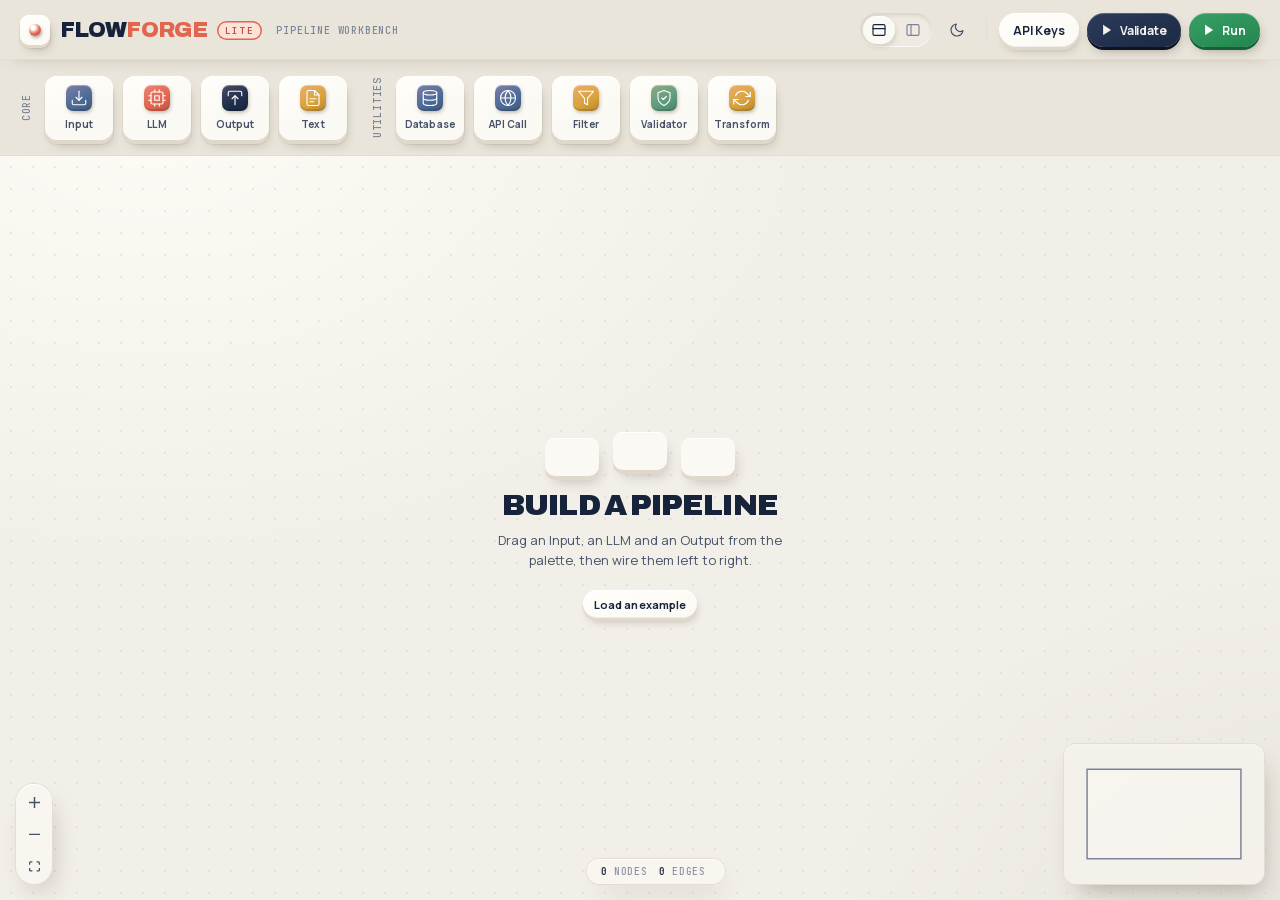
<file: web/index.html>
<!DOCTYPE html>
<html lang="en">
  <head>
    <meta charset="utf-8" />
    <meta name="viewport" content="width=device-width, initial-scale=1" />
    <title>FlowForge Lite</title>
    <meta name="description" content="FlowForge Lite: a lightweight, no-npm canvas for designing and running LLM pipelines" />
    <link rel="icon" type="image/svg+xml" href="favicon.svg" />
    <link rel="stylesheet" href="css/fonts.css" />
    <link rel="stylesheet" href="css/tokens.css" />
    <link rel="stylesheet" href="css/base.css" />
    <link rel="stylesheet" href="css/app.css" />
    <script>
      (function () {
        try {
          var t = new URLSearchParams(location.search).get("theme");
          if (t !== "light" && t !== "dark") { try { t = localStorage.getItem("ff-theme"); } catch (e) { t = null; } }
          if (t !== "light" && t !== "dark") t = matchMedia("(prefers-color-scheme: dark)").matches ? "dark" : "light";
          document.documentElement.dataset.theme = t;
        } catch (e) {}
      })();
    </script>
  </head>
  <body>
    <noscript>FlowForge Lite needs JavaScript. Serve this folder over HTTP (python3 -m http.server -d web) and reload.</noscript>
    <div id="app"></div>
    <script type="module" src="js/main.js"></script>
  </body>
</html>
</file>
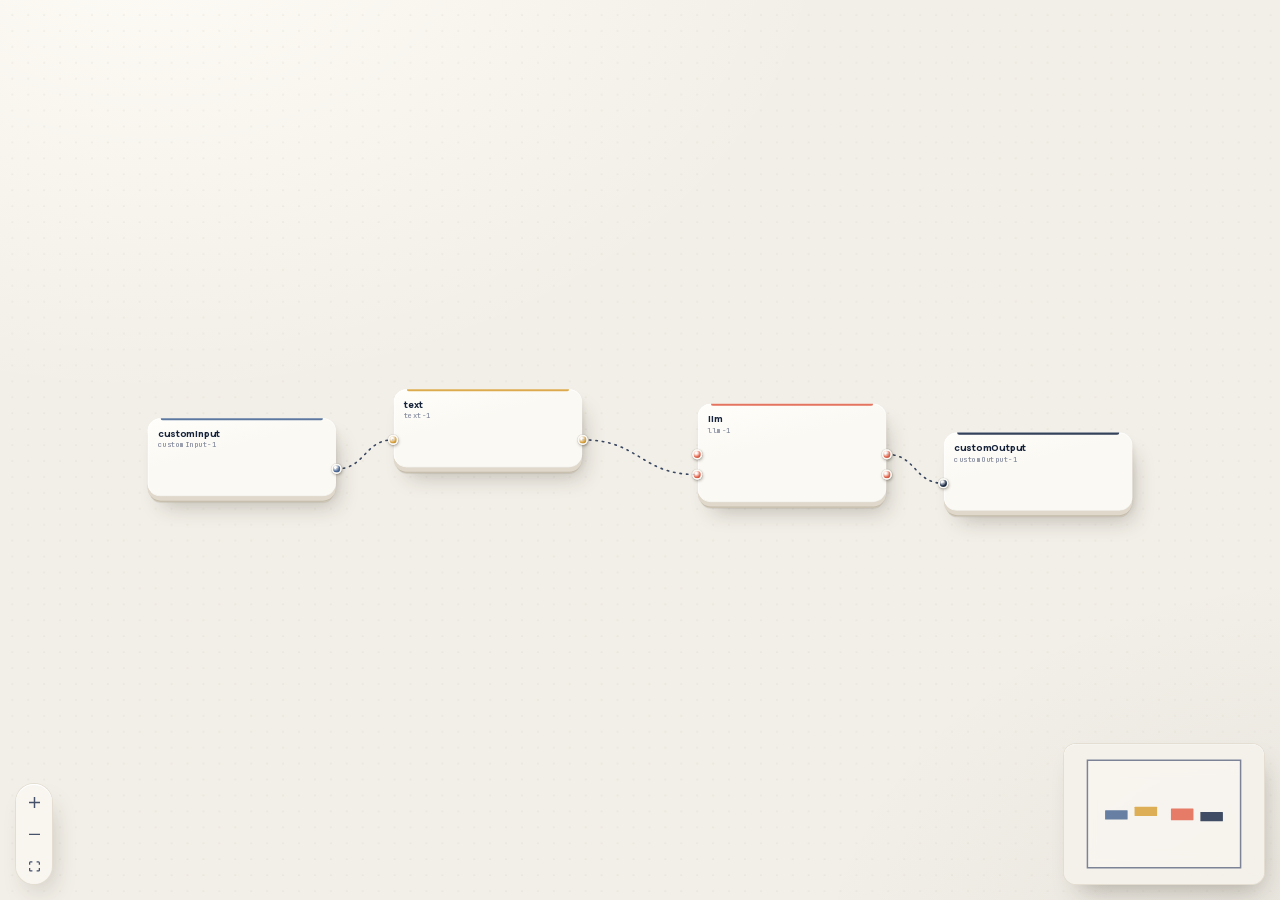
<file: web/dev/canvas-harness.html>
<!doctype html>
<!--
  canvas-harness.html — standalone test page for js/services/canvas.js.
  Why: lets the engine be exercised with STUB cards, before the real node bodies exist.
  Uses the real store + css. `?selftest=1` scripts pointer events and prints PASS/FAIL
  into document.title (read with headless Chrome --dump-dom).
-->
<html lang="en">
<head>
<meta charset="utf-8">
<title>canvas harness</title>
<meta name="viewport" content="width=device-width, initial-scale=1">
<link rel="stylesheet" href="../css/fonts.css">
<link rel="stylesheet" href="../css/tokens.css">
<link rel="stylesheet" href="../css/base.css">
<link rel="stylesheet" href="../css/app.css">
<style>html, body { height: 100%; margin: 0; } #app { position: fixed; inset: 0; }</style>
</head>
<body>
<div id="app"></div>
<script type="module">
const SELFTEST = new URLSearchParams(location.search).has('selftest');
if (SELFTEST) {
  // headless virtual-time Chrome stops delivering rAF once the page is idle; shim for deterministic tests
  window.requestAnimationFrame = (cb) => setTimeout(() => cb(performance.now()), 8);
  window.cancelAnimationFrame = (id) => clearTimeout(id);
}
import { createFlowStore } from '../js/services/store.js';
import { createCanvas } from '../js/services/canvas.js';
import { categoryForNodeType } from '../js/nodes/categories.js';
import { MiniMap } from '../js/components/MiniMap.js';
import { ZoomControls } from '../js/components/ZoomControls.js';

// Stub ports per node type: [inputs, outputs] handle suffixes.
const PORTS = {
  customInput: [[], ['value']], text: [['topic'], ['output']], llm: [['system', 'prompt'], ['response', 'usage']],
  customOutput: [['value'], []],
};
const ROW = 28, HEAD = 56;

function renderNode(node) {
  const [ins, outs] = PORTS[node.type] || [['in'], ['out']];
  const rows = Math.max(ins.length, outs.length, 1);
  const el = document.createElement('div');
  el.className = 'ff-node';
  el.dataset.cat = categoryForNodeType(node.type);
  el.style.width = '260px';
  el.style.height = `${HEAD + rows * ROW + 24}px`;
  el.innerHTML = `<div class="ff-node__head"><div class="ff-node__titles"><div class="ff-node__title"></div><div class="ff-node__id"></div></div></div>`;
  el.querySelector('.ff-node__title').textContent = node.type;
  el.querySelector('.ff-node__id').textContent = node.id;
  const port = (dir, name, i) => {
    const b = document.createElement('button');
    b.className = `ff-port ff-port--${dir}`;
    b.dataset.handle = `${node.id}-${name}`;
    b.dataset.node = node.id;
    b.setAttribute('aria-label', `${name} ${dir === 'in' ? 'input' : 'output'}`);
    b.style.top = `${HEAD + i * ROW + ROW / 2}px`;
    el.append(b);
  };
  ins.forEach((n, i) => port('in', n, i));
  outs.forEach((n, i) => port('out', n, i));
  const badge = el.querySelector('.ff-node__id');
  return { el, setRun: (r) => { badge.textContent = `${node.id} · ${r.status}`; } };
}

const store = createFlowStore();
store.loadExample();
const root = document.getElementById('app');
const canvas = createCanvas(root, { store, renderNode, snap: 20 });
window.__errs = []; addEventListener('error', e => window.__errs.push(e.message)); addEventListener('unhandledrejection', e => window.__errs.push(String(e.reason)));
window.__ff = { store, canvas, root };

function panel(cls, child) {
  const p = document.createElement('div');
  p.className = `ff-panel ${cls}`;
  p.append(child);
  root.append(p);
}
panel('ff-panel--br', MiniMap({ canvas, store }));
panel('ff-panel--bl', ZoomControls({ canvas }));
canvas.fitView({ padding: 0.3 });

if (SELFTEST) {
  // headless Chrome only produces frames on visual damage; a ticking dot keeps rAF alive
  document.head.insertAdjacentHTML('beforeend', '<style>@keyframes tick{to{opacity:.3}}#tick{position:fixed;top:0;left:0;width:4px;height:4px;background:red;animation:tick .05s infinite alternate;z-index:99}</style>');
  document.body.insertAdjacentHTML('beforeend', '<div id=tick></div>');
  const { runSelfTest } = await import('./canvas-selftest.js');
  runSelfTest(window.__ff);
}
</script>
</body>
</html>
</file>
<file: web/css/fonts.css>
/* Self-hosted (SIL OFL): Archivo, Manrope, JetBrains Mono — latin subset, variable weight. */
@font-face {
  font-family: 'Archivo';
  font-style: normal;
  font-weight: 700 900;
  font-stretch: 100%;
  font-display: swap;
  src: url(../fonts/Archivo.woff2) format('woff2');
  unicode-range: U+0000-00FF, U+0131, U+0152-0153, U+02BB-02BC, U+02C6, U+02DA, U+02DC, U+0304, U+0308, U+0329, U+2000-206F, U+20AC, U+2122, U+2191, U+2193, U+2212, U+2215, U+FEFF, U+FFFD;
}
@font-face {
  font-family: 'JetBrains Mono';
  font-style: normal;
  font-weight: 400 600;
  font-display: swap;
  src: url(../fonts/JetBrainsMono.woff2) format('woff2');
  unicode-range: U+0000-00FF, U+0131, U+0152-0153, U+02BB-02BC, U+02C6, U+02DA, U+02DC, U+0304, U+0308, U+0329, U+2000-206F, U+20AC, U+2122, U+2191, U+2193, U+2212, U+2215, U+FEFF, U+FFFD;
}
@font-face {
  font-family: 'Manrope';
  font-style: normal;
  font-weight: 400 800;
  font-display: swap;
  src: url(../fonts/Manrope.woff2) format('woff2');
  unicode-range: U+0000-00FF, U+0131, U+0152-0153, U+02BB-02BC, U+02C6, U+02DA, U+02DC, U+0304, U+0308, U+0329, U+2000-206F, U+20AC, U+2122, U+2191, U+2193, U+2212, U+2215, U+FEFF, U+FFFD;
}
</file>
<file: web/css/tokens.css>
/* tokens.css — FlowForge Lite "Clay Workbench" design tokens. The single source of truth.
   Tokens on :root (light), redefined for dark. Components never hardcode colour.
   Light source: top-left. Every shadow falls down and to the right. See docs/design.md. */


:root {
  /* ── Type ───────────────────────────────────────────── */
  --font-display: 'Archivo', 'Inter Tight', system-ui, sans-serif;
  --font-ui: 'Manrope', 'Inter', system-ui, sans-serif;
  --font-mono: 'JetBrains Mono', ui-monospace, Menlo, monospace;
  --fs-2xs: 10px;  /* mono labels, ids */
  --fs-xs: 11px;   /* field text, pills */
  --fs-sm: 12px;   /* buttons, body */
  --fs-md: 13px;   /* node titles */
  --fs-lg: 15px;   /* sheet titles */
  --fs-xl: 22px;   /* brand */
  --fs-num: 34px;  /* metric numerals */
  --track-mono: 0.08em;

  /* ── Space / radius / motion ───────────────────────── */
  --sp-1: 4px; --sp-2: 8px; --sp-3: 12px; --sp-4: 16px; --sp-5: 20px; --sp-6: 24px;
  --r-sm: 8px; --r-md: 12px; --r-lg: 18px; --r-pill: 999px;
  --slab: 6px;                      /* visible thickness of a card */
  --ease: cubic-bezier(.2, .8, .2, 1);
  --t-fast: 140ms; --t-med: 260ms;

  /* ── Surfaces (light: warm paper studio) ───────────── */
  --ground: #F2EFE8;
  --ground-2: #EAE5DA;              /* bands: header, toolbar */
  --light-pool: rgba(255, 253, 247, 0.9); /* lamp glow on the canvas, top-left */
  --grid-dot: #D6CFC1;
  --face: #FBF9F4;                  /* top face of a slab */
  --face-hi: #FFFEFA;               /* lit corner of the face */
  --face-2: #F4F0E7;                /* recessed header strip */
  --edge: #E0D9CB;                  /* slab side */
  --edge-2: #CFC6B5;                /* sheet stacked beneath */
  --well: #EFEBE2;                  /* pressed-in input */
  --rule: #E4DED2;
  --rim: rgba(255, 255, 255, 0.95); /* top-edge highlight */
  --shade-rgb: 52, 44, 30;          /* warm shadow */
  --glass: rgba(251, 249, 244, 0.72);

  /* ── Ink ───────────────────────────────────────────── */
  --ink: #16233A;                   /* navy, from the reference */
  --ink-2: #46516A;
  --ink-3: #7C8397;                 /* meta only, ≥4.5:1 on face */
  --on-ink: #FBF9F4;

  /* ── Accent: coral is the one hot mark (Run, LLM, focus) ── */
  --accent: #E2654F;
  --accent-deep: #C24E3A;
  --accent-soft: #FBE3DC;
  --on-accent: #FFFDF9;
  --focus: #E2654F;

  /* ── Go: green is reserved for Run ── */
  --go: #23854F; --go-hi: #37A065; --go-deep: #17613A; --on-go: #FFFFFF;

  /* ── Category hues (functionally coded — one per node family) ── */
  --cat-source: #4C6A96;   /* Input, Database, API — where data comes from */
  --cat-model: #E2654F;    /* LLM — the hub */
  --cat-shape: #D9A23B;    /* Text, Transform, Filter — reshaping */
  --cat-check: #5E9C7E;    /* Validator — gates */
  --cat-sink: #1F2E4A;     /* Output — where it lands */

  /* ── Status pills (always with a text label) ───────── */
  --st-ready-bg: #ECE8DF;  --st-ready-fg: #6B7286;
  --st-work-bg: #DCEFE4;   --st-work-fg: #2E6B4E;
  --st-done-bg: #D3E9DC;   --st-done-fg: #245A40;
  --st-wait-bg: #FBE1D9;   --st-wait-fg: #A6402D;
  --st-warn-bg: #FBEFC9;   --st-warn-fg: #8A6410;

  /* ── Edges ─────────────────────────────────────────── */
  --wire: #3A4760;
  --wire-hover: var(--accent);
  --wire-live: var(--cat-check);

  --cat: var(--cat-source);
  color-scheme: light;
}

/* ── Dark: night studio. Same lamp, lower light. ────── */
:root[data-theme="dark"] {
  --ground: #11151D;
  --ground-2: #161B25;
  --light-pool: rgba(120, 140, 180, 0.10);
  --grid-dot: #262D3A;
  --face: #222A37;
  --face-hi: #2A3342;
  --face-2: #1C2330;
  --edge: #141922;
  --edge-2: #0C1017;
  --well: #181E29;
  --rule: #303949;
  --rim: rgba(255, 255, 255, 0.07);
  --shade-rgb: 0, 0, 0;
  --glass: rgba(30, 37, 49, 0.72);

  --ink: #ECE8DF;
  --ink-2: #B7BBC6;
  --ink-3: #8A90A0;
  --on-ink: #11151D;

  --accent: #F07A63;
  --accent-deep: #E2654F;
  --accent-soft: #3A2622;
  --on-accent: #1A0F0C;
  --focus: #F07A63;
  --go: #4FBF84; --go-hi: #6FD39C; --go-deep: #2C7F55; --on-go: #0E1A13;

  --cat-source: #7E9CCB;
  --cat-model: #F07A63;
  --cat-shape: #E6B65A;
  --cat-check: #7DBB9C;
  --cat-sink: #C9D3E6;

  --st-ready-bg: #2A3140;  --st-ready-fg: #A3A9B7;
  --st-work-bg: #1F3A2E;   --st-work-fg: #8FD3B0;
  --st-done-bg: #1D3529;   --st-done-fg: #9BD9B8;
  --st-wait-bg: #43251F;   --st-wait-fg: #F4A797;
  --st-warn-bg: #3D3219;   --st-warn-fg: #EBC56E;

  --wire: #8E9AB3;

  --cat: var(--cat-source);
  color-scheme: dark;
}
</file>
<file: web/css/base.css>
/* base.css — reset + element defaults. Consumes only tokens. */
/* ════════════════════════════════════════════════════════
   Base
   ════════════════════════════════════════════════════════ */
html, body, #root { height: 100%; }
body {
  margin: 0;
  background: var(--ground);
  color: var(--ink);
  font-family: var(--font-ui);
  font-size: var(--fs-sm);
  -webkit-font-smoothing: antialiased;
  -moz-osx-font-smoothing: grayscale;
  overflow-x: clip;
}
*, *::before, *::after { box-sizing: border-box; }
:focus-visible { outline: 2px solid var(--focus); outline-offset: 2px; }
.mono { font-family: var(--font-mono); letter-spacing: var(--track-mono); }
.ff-eyebrow {
  font-family: var(--font-mono); font-size: var(--fs-2xs); font-weight: 500;
  letter-spacing: var(--track-mono); text-transform: uppercase; color: var(--ink-3);
}
</file>
<file: web/css/app.css>
/* app.css — layout + component styles (Clay Workbench). Consumes only tokens. See docs/design.md. */
/* ════════════════════════════════════════════════════════
   App shell
   ════════════════════════════════════════════════════════ */
.ff-app { height: 100vh; display: flex; flex-direction: column; overflow: hidden; background: var(--ground); }
.ff-header {
  position: relative; z-index: 20; height: 60px; flex-shrink: 0;
  display: flex; align-items: center; justify-content: space-between; gap: var(--sp-4);
  padding: 0 var(--sp-5);
  background: var(--ground-2);
  box-shadow: inset 0 -1px 0 var(--rule), 0 8px 18px -14px rgba(var(--shade-rgb), .35);
}
.ff-brand { display: flex; align-items: center; gap: 10px; }
.ff-brand__mark {
  width: 30px; height: 30px; border-radius: 9px; position: relative;
  background: linear-gradient(150deg, var(--face-hi), var(--face));
  box-shadow: inset 0 1px 0 var(--rim), 0 3px 0 var(--edge), 0 3px 0 1px rgba(var(--shade-rgb), .06),
              3px 7px 10px -4px rgba(var(--shade-rgb), .35);
}
.ff-brand__mark::after { /* the hub bead */
  content: ""; position: absolute; inset: 9px; border-radius: 50%;
  background: radial-gradient(circle at 35% 30%, #fff8 0 18%, var(--accent) 55%, var(--accent-deep));
  box-shadow: 1px 2px 3px rgba(var(--shade-rgb), .35);
}
.ff-brand__name {
  font-family: var(--font-display); font-weight: 900; font-size: var(--fs-xl);
  letter-spacing: -0.03em; line-height: 1; text-transform: uppercase; color: var(--ink);
}
.ff-brand__name em { font-style: normal; color: var(--accent); }
.ff-brand__tag { margin-left: 4px; }
.ff-header__actions { display: flex; align-items: center; gap: var(--sp-2); }
.ff-header__sep { width: 1px; height: 24px; background: var(--rule); margin: 0 var(--sp-1); }

.ff-main { flex: 1; display: flex; overflow: hidden; min-height: 0; }
.ff-main--top { flex-direction: column; }
.ff-canvas { flex: 1; position: relative; overflow: hidden; min-width: 0; }

/* ════════════════════════════════════════════════════════
   Buttons — tactile keys (after Reference/CSS-Push-Button)
   ════════════════════════════════════════════════════════ */
.ff-btn {
  --btn-face: var(--face); --btn-face-hi: var(--face-hi); --btn-edge: var(--edge); --btn-fg: var(--ink);
  appearance: none; border: 0; cursor: pointer; position: relative;
  display: inline-flex; align-items: center; justify-content: center; gap: 7px;
  height: 34px; padding: 0 14px; border-radius: var(--r-pill);
  font-family: var(--font-ui); font-size: var(--fs-sm); font-weight: 700; letter-spacing: -0.005em;
  color: var(--btn-fg);
  background: linear-gradient(160deg, var(--btn-face-hi), var(--btn-face));
  box-shadow:
    inset 0 1px 0 var(--rim),
    inset 0 -1px 0 rgba(var(--shade-rgb), .06),
    0 3px 0 var(--btn-edge),
    2px 6px 10px -4px rgba(var(--shade-rgb), .35);
  transform: translateY(0);
  transition: transform var(--t-fast) var(--ease), box-shadow var(--t-fast) var(--ease), filter var(--t-fast);
  white-space: nowrap; user-select: none;
}
.ff-btn:hover { transform: translateY(-1px); box-shadow: inset 0 1px 0 var(--rim), inset 0 -1px 0 rgba(var(--shade-rgb), .06), 0 4px 0 var(--btn-edge), 3px 9px 14px -5px rgba(var(--shade-rgb), .4); }
.ff-btn:active { transform: translateY(3px); box-shadow: inset 1px 2px 4px rgba(var(--shade-rgb), .25), 0 0 0 var(--btn-edge), 0 0 0 rgba(0,0,0,0); }
.ff-btn:disabled { opacity: .55; cursor: not-allowed; transform: none; }
.ff-btn svg { flex-shrink: 0; }
.ff-btn--primary { --btn-face: #1B2944; --btn-face-hi: #2C3B5A; --btn-edge: #0B1426; --btn-fg: #F6F3EC; }
.ff-btn--accent  { --btn-face: var(--accent); --btn-face-hi: #F08670; --btn-edge: var(--accent-deep); --btn-fg: #FFFDF9; }
:root[data-theme="dark"] .ff-btn--primary { --btn-face: #DCD7CC; --btn-face-hi: #F2EEE6; --btn-edge: #9C978D; --btn-fg: #11151D; }
:root[data-theme="dark"] .ff-btn--accent  { --btn-face-hi: #F59580; --btn-edge: #A8432F; --btn-fg: #1A0F0C; }
.ff-btn--go { --btn-face: var(--go); --btn-face-hi: var(--go-hi); --btn-edge: var(--go-deep); --btn-fg: var(--on-go); }
.ff-btn--primary, .ff-btn--accent, .ff-btn--go { box-shadow: inset 0 1px 0 rgba(255,255,255,.22), 0 3px 0 var(--btn-edge), 2px 6px 12px -4px rgba(var(--shade-rgb), .45); }
.ff-btn--ghost { background: transparent; box-shadow: none; color: var(--ink-2); }
.ff-btn--ghost:hover { background: var(--face-2); box-shadow: none; transform: none; color: var(--ink); }
.ff-btn--danger:hover { color: var(--accent-deep); }
.ff-btn--icon { width: 34px; padding: 0; }
.ff-btn--sm { height: 28px; padding: 0 11px; font-size: var(--fs-xs); }
.ff-btn__badge {
  font-family: var(--font-mono); font-size: 9px; padding: 2px 6px; border-radius: var(--r-pill);
  background: var(--st-done-bg); color: var(--st-done-fg);
}
.ff-btn.is-running::before { /* breathing halo while the pipeline runs */
  content: ""; position: absolute; inset: -4px; border-radius: inherit;
  border: 2px solid var(--btn-face); opacity: .5; animation: ff-breathe 1.4s var(--ease) infinite;
}

/* Segmented control (layout switch) */
.ff-seg { display: inline-flex; padding: 3px; gap: 2px; border-radius: var(--r-pill); background: var(--well);
  box-shadow: inset 1px 2px 4px rgba(var(--shade-rgb), .14), inset 0 -1px 0 var(--rim); }
.ff-seg button {
  appearance: none; border: 0; background: transparent; cursor: pointer; color: var(--ink-3);
  height: 28px; width: 32px; border-radius: var(--r-pill); display: grid; place-items: center;
  transition: background var(--t-fast), color var(--t-fast), box-shadow var(--t-fast);
}
.ff-seg button[aria-pressed="true"] { background: var(--face); color: var(--ink);
  box-shadow: inset 0 1px 0 var(--rim), 0 2px 0 var(--edge), 1px 3px 6px -2px rgba(var(--shade-rgb), .3); }

/* ════════════════════════════════════════════════════════
   Palette (toolbar) — keys you pick up off the bench
   ════════════════════════════════════════════════════════ */
.ff-palette { flex-shrink: 0; background: var(--ground-2); position: relative; z-index: 5; }
.ff-palette--top { height: 96px; box-shadow: inset 0 -1px 0 var(--rule); }
.ff-palette--side { width: 112px; box-shadow: inset -1px 0 0 var(--rule); }
.ff-palette__scroll { height: 100%; display: flex; gap: var(--sp-6); scrollbar-width: none; }
.ff-palette__scroll::-webkit-scrollbar { display: none; }
.ff-palette--top .ff-palette__scroll { align-items: center; padding: 0 var(--sp-5); overflow-x: auto; }
.ff-palette--side .ff-palette__scroll { flex-direction: column; align-items: center; padding: var(--sp-5) 0; overflow-y: auto; }
.ff-palette__group { display: flex; gap: var(--sp-3); align-items: center; }
.ff-palette--side .ff-palette__group { flex-direction: column; }
.ff-palette__label { writing-mode: vertical-rl; transform: rotate(180deg); }
.ff-palette--side .ff-palette__label { writing-mode: horizontal-tb; transform: none; }
.ff-palette__keys { display: flex; gap: 10px; }
.ff-palette--side .ff-palette__keys { flex-direction: column; }

.ff-key {
  width: 68px; height: 64px; border-radius: var(--r-md); cursor: grab; user-select: none;
  display: flex; flex-direction: column; align-items: center; justify-content: center; gap: 6px;
  background: linear-gradient(155deg, var(--face-hi), var(--face) 60%);
  box-shadow: inset 0 1px 0 var(--rim), 0 4px 0 var(--edge), 0 4px 0 1px rgba(var(--shade-rgb), .05),
              3px 9px 12px -6px rgba(var(--shade-rgb), .35);
  transition: transform var(--t-fast) var(--ease), box-shadow var(--t-fast) var(--ease);
}
.ff-key:hover { transform: translateY(-2px) rotate(-1deg);
  box-shadow: inset 0 1px 0 var(--rim), 0 6px 0 var(--edge), 5px 14px 18px -8px rgba(var(--shade-rgb), .45); }
.ff-key:active { cursor: grabbing; transform: translateY(2px); box-shadow: inset 0 1px 0 var(--rim), 0 1px 0 var(--edge), 1px 2px 4px rgba(var(--shade-rgb), .2); }
.ff-key__label { font-size: var(--fs-2xs); font-weight: 700; color: var(--ink-2); letter-spacing: 0.01em; }

/* Category chip: the coloured square from the reference cards */
.ff-chip {
  width: 26px; height: 26px; border-radius: 7px; flex-shrink: 0; display: grid; place-items: center;
  color: #fff;
  background: linear-gradient(150deg, color-mix(in oklch, var(--cat), white 18%), var(--cat) 60%, color-mix(in oklch, var(--cat), black 12%));
  box-shadow: inset 0 1px 0 rgba(255,255,255,.35), inset 0 -2px 0 rgba(0,0,0,.12), 1px 2px 4px -1px rgba(var(--shade-rgb), .4);
}
:root[data-theme="dark"] .ff-chip { color: #11151D; }
.ff-chip--sm { width: 22px; height: 22px; border-radius: 6px; }
.ff-chip svg { stroke: currentColor !important; }

/* category assignment — set on any element, children read --cat */
[data-cat="source"] { --cat: var(--cat-source); }
[data-cat="model"]  { --cat: var(--cat-model); }
[data-cat="shape"]  { --cat: var(--cat-shape); }
[data-cat="check"]  { --cat: var(--cat-check); }
[data-cat="sink"]   { --cat: var(--cat-sink); }

/* ════════════════════════════════════════════════════════
   Node — the clay slab
   ════════════════════════════════════════════════════════ */
.ff-node {
  position: relative; border-radius: var(--r-lg); font-family: var(--font-ui); color: var(--ink);
  background: linear-gradient(165deg, var(--face-hi) 0%, var(--face) 40%);
  box-shadow:
    inset 0 1px 0 var(--rim),                         /* lit top edge */
    inset 1px 0 0 var(--rim),                         /* lit left edge */
    inset 0 -1px 0 rgba(var(--shade-rgb), .05),
    0 var(--slab) 0 0 var(--edge),                    /* slab thickness */
    0 calc(var(--slab) + 1px) 0 0 rgba(var(--shade-rgb), .08),
    0 calc(var(--slab) + 5px) 0 -3px var(--edge-2),   /* sheet stacked beneath */
    0 calc(var(--slab) + 6px) 0 -3px rgba(var(--shade-rgb), .08),
    10px 22px 30px -10px rgba(var(--shade-rgb), .28), /* cast shadow, lamp top-left */
    3px 6px 10px -4px rgba(var(--shade-rgb), .14);
  transition: transform var(--t-med) var(--ease), box-shadow var(--t-med) var(--ease);
}
.ff-node:hover {
  transform: translateY(-2px);
  box-shadow:
    inset 0 1px 0 var(--rim), inset 1px 0 0 var(--rim), inset 0 -1px 0 rgba(var(--shade-rgb), .05),
    0 var(--slab) 0 0 var(--edge), 0 calc(var(--slab) + 1px) 0 0 rgba(var(--shade-rgb), .08),
    0 calc(var(--slab) + 5px) 0 -3px var(--edge-2), 0 calc(var(--slab) + 6px) 0 -3px rgba(var(--shade-rgb), .08),
    16px 32px 40px -12px rgba(var(--shade-rgb), .32), 4px 8px 14px -4px rgba(var(--shade-rgb), .16);
}
.ff-node.is-dragging { transform: translateY(-6px) rotate(-0.6deg); }
.ff-node.is-selected { outline: 2px solid var(--cat); outline-offset: 4px; }
.ff-node.is-running { outline: 2px dashed var(--st-work-fg); outline-offset: 4px; }
.ff-node.is-error   { outline: 2px solid var(--accent); outline-offset: 4px; }

/* category spine — a thin coloured lip along the top, like a tab on a file card */
.ff-node::before {
  content: ""; position: absolute; left: 18px; right: 18px; top: 0; height: 3px; border-radius: 0 0 3px 3px;
  background: var(--cat); opacity: .9;
}

.ff-node__head {
  display: flex; align-items: center; gap: 10px; padding: 14px 14px 10px;
}
.ff-node__titles { display: flex; flex-direction: column; gap: 2px; min-width: 0; flex: 1; }
.ff-node__title { font-size: var(--fs-md); font-weight: 800; letter-spacing: -0.01em; line-height: 1.1; color: var(--ink); }
.ff-node__id { font-family: var(--font-mono); font-size: var(--fs-2xs); color: var(--ink-3); letter-spacing: 0.02em; white-space: nowrap; }
.ff-node__close {
  appearance: none; border: 0; background: transparent; cursor: pointer; color: var(--ink-3);
  width: 24px; height: 24px; border-radius: 7px; display: grid; place-items: center;
  opacity: 0; transition: opacity var(--t-fast), background var(--t-fast), color var(--t-fast);
}
.ff-node:hover .ff-node__close, .ff-node__close:focus-visible { opacity: 1; }
.ff-node__close:hover { background: var(--accent-soft); color: var(--accent-deep); }
.ff-node__body {
  display: flex; flex-direction: column; gap: 12px; padding: 4px 14px 16px;
}
.ff-node__divider { height: 1px; background: var(--rule); margin: 0 14px; }

/* ── Status pill (WORKING / DONE / …) ───────────────── */
.ff-pill {
  display: inline-flex; align-items: center; gap: 5px; height: 20px; padding: 0 9px; border-radius: var(--r-pill);
  font-family: var(--font-mono); font-size: 9px; font-weight: 600; letter-spacing: .12em; text-transform: uppercase;
  background: var(--st-ready-bg); color: var(--st-ready-fg);
  box-shadow: inset 0 1px 0 rgba(255,255,255,.35), inset 0 -1px 0 rgba(var(--shade-rgb), .06);
}
.ff-pill::before { content: ""; width: 6px; height: 6px; border-radius: 50%; background: currentColor; opacity: .7; }
.ff-pill--running { background: var(--st-work-bg); color: var(--st-work-fg); }
.ff-pill--running::before { animation: ff-pulse 1s ease-in-out infinite; opacity: 1; }
.ff-pill--done  { background: var(--st-done-bg); color: var(--st-done-fg); }
.ff-pill--error { background: var(--st-wait-bg); color: var(--st-wait-fg); }
.ff-pill--warn  { background: var(--st-warn-bg); color: var(--st-warn-fg); }

/* ── Run output tray inside a node ─────────────────── */
.ff-output {
  font-family: var(--font-mono); font-size: var(--fs-2xs); line-height: 1.6; white-space: pre-wrap; overflow-wrap: anywhere;
  max-height: 140px; overflow: auto; padding: 8px 10px; border-radius: var(--r-sm);
  background: var(--st-done-bg); color: var(--st-done-fg);
  box-shadow: inset 1px 2px 4px rgba(var(--shade-rgb), .12);
}
.ff-output--error { background: var(--st-wait-bg); color: var(--st-wait-fg); }

/* ════════════════════════════════════════════════════════
   Fields — wells pressed into the clay
   ════════════════════════════════════════════════════════ */
.ff-field { display: flex; flex-direction: column; gap: 5px; }
.ff-label {
  font-family: var(--font-mono); font-size: 9.5px; font-weight: 500; letter-spacing: .1em; text-transform: uppercase;
  color: var(--ink-3);
}
.ff-input, .ff-textarea, .ff-select__trigger {
  width: 100%; border: 0; outline: 0; border-radius: var(--r-sm);
  background: var(--well); color: var(--ink);
  font-family: var(--font-ui); font-size: var(--fs-sm); font-weight: 500;
  padding: 8px 10px;
  box-shadow: inset 1px 2px 3px rgba(var(--shade-rgb), .13), inset 0 -1px 0 var(--rim);
  transition: box-shadow var(--t-fast), background var(--t-fast);
}
.ff-input::placeholder, .ff-textarea::placeholder { color: var(--ink-3); opacity: .8; }
.ff-input:focus, .ff-textarea:focus, .ff-select__trigger.is-open {
  background: var(--face-hi);
  box-shadow: inset 1px 2px 3px rgba(var(--shade-rgb), .08), 0 0 0 2px var(--cat, var(--focus));
}
.ff-textarea { resize: vertical; line-height: 1.55; min-height: 56px; }
.ff-textarea--code, .ff-input--code { font-family: var(--font-mono); font-size: var(--fs-xs); }

.ff-select { position: relative; width: 100%; }
.ff-select__trigger { display: flex; align-items: center; justify-content: space-between; cursor: pointer; text-align: left; }
.ff-select__trigger svg { color: var(--ink-3); transition: transform var(--t-fast) var(--ease); }
.ff-select__trigger.is-open svg { transform: rotate(180deg); }
.ff-select__menu {
  position: absolute; top: calc(100% + 6px); left: 0; right: 0; z-index: 100; padding: 4px;
  max-height: 168px; overflow-y: auto; border-radius: var(--r-md);
  background: var(--face-hi);
  box-shadow: inset 0 1px 0 var(--rim), 0 0 0 1px var(--rule), 6px 14px 24px -8px rgba(var(--shade-rgb), .35);
  animation: ff-pop var(--t-fast) var(--ease);
}
.ff-select__option {
  padding: 7px 10px; border-radius: 7px; cursor: pointer; font-size: var(--fs-xs); font-weight: 500; color: var(--ink-2);
  display: flex; align-items: center; justify-content: space-between;
}
.ff-select__option:hover { background: var(--face-2); color: var(--ink); }
.ff-select__option[aria-selected="true"] { color: var(--ink); font-weight: 700; }
.ff-select__option[aria-selected="true"]::after { content: ""; width: 6px; height: 6px; border-radius: 50%; background: var(--cat, var(--accent)); }

/* {{variable}} tokens */
.ff-vars { display: flex; flex-wrap: wrap; gap: 5px; }
.ff-var {
  font-family: var(--font-mono); font-size: var(--fs-2xs); padding: 3px 8px; border-radius: var(--r-pill);
  background: color-mix(in oklch, var(--cat-shape) 18%, var(--face)); color: var(--ink);
  box-shadow: inset 0 0 0 1px color-mix(in oklch, var(--cat-shape) 45%, transparent);
}

/* ════════════════════════════════════════════════════════
   Handles — glossy beads (the dots on the reference wires)
   ════════════════════════════════════════════════════════ */
.ff-port {
  width: 14px; height: 14px; border-radius: 50%;
  border: 2.5px solid var(--face);
  background: radial-gradient(circle at 35% 30%, rgba(255,255,255,.75) 0 16%, var(--cat) 58%, color-mix(in oklch, var(--cat), black 22%));
  box-shadow: 1px 2px 4px rgba(var(--shade-rgb), .35), 0 0 0 1px rgba(var(--shade-rgb), .1);
  transition: transform var(--t-fast) var(--ease), box-shadow var(--t-fast);
}
.ff-port:hover { transform: translateY(-50%) scale(1.35); box-shadow: 0 0 0 5px color-mix(in oklch, var(--cat) 25%, transparent), 1px 2px 4px rgba(var(--shade-rgb), .35); }
.ff-port--in { left: -8px; }
.ff-port--out { right: -8px; }
.ff-port.is-target { box-shadow: 0 0 0 6px color-mix(in oklch, var(--cat-check) 35%, transparent); }
.ff-handle-label {
  position: absolute; transform: translateY(-140%); pointer-events: none; white-space: nowrap;
  font-family: var(--font-mono); font-size: 9.5px; color: var(--ink-3); letter-spacing: .04em;
}
.ff-handle-label--in { right: calc(100% + 12px); }
.ff-handle-label--out { left: calc(100% + 12px); }

/* ════════════════════════════════════════════════════════
   Canvas, wires, floating glass instruments
   ════════════════════════════════════════════════════════ */
.ff-flow {
  width: 100%; height: 100%;
  background:
    radial-gradient(1100px 760px at 12% -8%, var(--light-pool), transparent 62%),
    radial-gradient(900px 700px at 105% 110%, rgba(var(--shade-rgb), .06), transparent 60%),
    var(--ground);
}
.ff-wire__path { stroke: var(--wire); stroke-width: 1.75; transition: stroke var(--t-fast), stroke-width var(--t-fast); }
.ff-wire:hover .ff-wire__path,
.ff-wire.is-selected .ff-wire__path { stroke: var(--wire-hover); stroke-width: 2.5; }
.ff-wire__path { stroke-dasharray: 2 7; stroke-linecap: round; stroke-width: 2.25; }
.ff-live .ff-wire__path { stroke: var(--wire-live); }
.ff-wire--draft .ff-wire__path { stroke: var(--accent); stroke-width: 2; stroke-dasharray: 4 5; }

.ff-glass, .ff-zoom, .ff-minimap {
  background: var(--glass) !important;
  -webkit-backdrop-filter: blur(14px) saturate(1.3); backdrop-filter: blur(14px) saturate(1.3);
  border-radius: var(--r-md); overflow: hidden;
  box-shadow: inset 0 1px 0 var(--rim), 0 0 0 1px var(--rule), 6px 14px 26px -10px rgba(var(--shade-rgb), .35) !important;
}
.ff-zoom { padding: 3px; border-radius: var(--r-pill); display: flex; flex-direction: column; gap: 2px; }
.ff-zoom button {
  width: 30px; height: 30px; border: 0 !important; border-radius: 50%; background: transparent !important; color: var(--ink-2);
}
.ff-zoom button svg { fill: currentColor; max-width: 11px; max-height: 11px; }
.ff-zoom button:hover { background: var(--face-2) !important; color: var(--ink); }
.ff-minimap__mask { fill: color-mix(in oklch, var(--ground) 70%, transparent); }
.ff-minimap__node { stroke: none; }
.ff-panel { margin: var(--sp-4); }

/* Empty-state invitation, centred on the bench */
.ff-empty {
  position: absolute; inset: 0; display: grid; place-items: center; pointer-events: none; z-index: 4;
}
.ff-empty__card {
  text-align: center; max-width: 360px; padding: var(--sp-6);
}
.ff-empty__title { font-family: var(--font-display); font-weight: 900; font-size: 30px; letter-spacing: -0.03em; line-height: 1; text-transform: uppercase; color: var(--ink); margin: 14px 0 10px; }
.ff-empty__body { font-size: var(--fs-md); color: var(--ink-2); line-height: 1.55; margin: 0; }
.ff-empty__ghost { display: flex; justify-content: center; gap: 14px; }
.ff-empty__ghost span {
  width: 54px; height: 38px; border-radius: 10px; background: var(--face);
  box-shadow: inset 0 1px 0 var(--rim), 0 4px 0 var(--edge), 4px 10px 14px -6px rgba(var(--shade-rgb), .3);
  animation: ff-float 4s var(--ease) infinite;
}
.ff-empty__ghost span:nth-child(2) { animation-delay: .4s; transform: translateY(-6px); }
.ff-empty__ghost span:nth-child(3) { animation-delay: .8s; }

/* Status dock (bottom-centre run summary) */
.ff-dock {
  display: inline-flex; align-items: center; gap: var(--sp-3); padding: 6px 8px 6px 14px; border-radius: var(--r-pill);
  font-size: var(--fs-xs); color: var(--ink-2);
}
.ff-dock__stat { font-family: var(--font-mono); font-size: var(--fs-2xs); letter-spacing: .06em; color: var(--ink-3); }
.ff-dock__stat b { color: var(--ink); font-weight: 600; }

/* ════════════════════════════════════════════════════════
   Sheets (modals) and toasts
   ════════════════════════════════════════════════════════ */
.ff-scrim {
  position: fixed; inset: 0; z-index: 60; display: grid; place-items: center; padding: var(--sp-4);
  background: color-mix(in oklch, var(--ground) 55%, transparent);
  -webkit-backdrop-filter: blur(8px); backdrop-filter: blur(8px);
  animation: ff-fade var(--t-med) var(--ease);
}
.ff-sheet {
  width: 100%; max-width: 440px; border-radius: 22px; overflow: hidden;
  background: linear-gradient(165deg, var(--face-hi), var(--face) 45%);
  box-shadow: inset 0 1px 0 var(--rim), 0 8px 0 var(--edge), 0 9px 0 rgba(var(--shade-rgb), .08),
              20px 40px 60px -20px rgba(var(--shade-rgb), .45);
  animation: ff-rise var(--t-med) var(--ease);
}
.ff-sheet__head { display: flex; align-items: center; justify-content: space-between; gap: var(--sp-3); padding: 20px 22px 6px; }
.ff-sheet__title { font-family: var(--font-display); font-weight: 800; font-size: 19px; letter-spacing: -0.02em; margin: 0; color: var(--ink); }
.ff-sheet__body { padding: 12px 22px 20px; display: flex; flex-direction: column; gap: var(--sp-4); }
.ff-sheet__text { font-size: var(--fs-md); line-height: 1.6; color: var(--ink-2); margin: 0; white-space: pre-line; }
.ff-sheet__foot { display: flex; justify-content: flex-end; gap: var(--sp-2); padding: 14px 22px 20px; }

.ff-banner { display: flex; gap: 12px; align-items: flex-start; padding: 12px 14px; border-radius: var(--r-md); }
.ff-banner--ok { background: var(--st-done-bg); color: var(--st-done-fg); }
.ff-banner--warn { background: var(--st-warn-bg); color: var(--st-warn-fg); }
.ff-banner--error { background: var(--st-wait-bg); color: var(--st-wait-fg); }
.ff-banner__title { font-weight: 800; font-size: var(--fs-sm); margin: 0 0 2px; }
.ff-banner__text { font-size: var(--fs-xs); line-height: 1.5; margin: 0; opacity: .9; }

.ff-metrics { display: grid; grid-template-columns: 1fr 1fr; gap: var(--sp-3); }
.ff-metric {
  padding: 14px; border-radius: var(--r-md); background: var(--well); text-align: left;
  box-shadow: inset 1px 2px 4px rgba(var(--shade-rgb), .12), inset 0 -1px 0 var(--rim);
}
.ff-metric__value { font-family: var(--font-display); font-weight: 900; font-size: var(--fs-num); line-height: 1; letter-spacing: -0.03em; color: var(--ink); margin-top: 6px; }

.ff-toast {
  position: absolute; left: var(--sp-4); bottom: var(--sp-4); z-index: 10; width: 360px; max-width: calc(100% - 32px);
  border-radius: var(--r-lg); animation: ff-rise var(--t-med) var(--ease);
}
.ff-toast__head { display: flex; align-items: center; justify-content: space-between; padding: 12px 14px 4px; }
.ff-toast__body { padding: 4px 14px 14px; font-size: var(--fs-sm); color: var(--ink-2); line-height: 1.5; }

.ff-spinner { width: 12px; height: 12px; border-radius: 50%; border: 2px solid currentColor; border-top-color: transparent; animation: ff-spin .7s linear infinite; display: inline-block; }

/* ════════════════════════════════════════════════════════
   Motion — every animation earns a sentence (docs/design.md)
   ════════════════════════════════════════════════════════ */
@keyframes ff-spin { to { transform: rotate(360deg); } }
@keyframes ff-pulse { 50% { transform: scale(1.6); opacity: .4; } }
@keyframes ff-breathe { 0%, 100% { transform: scale(1); opacity: .5; } 50% { transform: scale(1.08); opacity: 0; } }
@keyframes ff-fade { from { opacity: 0; } }
@keyframes ff-rise { from { opacity: 0; transform: translateY(12px) scale(.98); } }
@keyframes ff-pop { from { opacity: 0; transform: translateY(-4px) scale(.98); } }
@keyframes ff-float { 50% { transform: translateY(-8px); } }
@keyframes ff-dash { to { stroke-dashoffset: -18; } }
.ff-node.is-entering { animation: ff-rise var(--t-med) var(--ease); }

@media (prefers-reduced-motion: reduce) {
  *, *::before, *::after { animation-duration: 1ms !important; animation-iteration-count: 1 !important; transition-duration: 1ms !important; }
}

/* Theme switch: colour properties only */
.ff-theme-anim, .ff-theme-anim * { transition: background-color var(--t-med), color var(--t-med), box-shadow var(--t-med) !important; }

/* Scrollbars */
::-webkit-scrollbar { width: 6px; height: 6px; }
::-webkit-scrollbar-track { background: transparent; }
::-webkit-scrollbar-thumb { background: var(--edge-2); border-radius: 6px; }
.ff-empty__cta { margin-top: var(--sp-5); pointer-events: auto; }

/* Native controls pick up the node's category */
input[type="range"], input[type="checkbox"], input[type="radio"] { accent-color: var(--cat); }

/* ════════════════════════════════════════════════════════
   Canvas engine structure (replaces reactflow/dist/style.css)
   DOM: .ff-flow > .ff-flow__grid(svg) + .ff-viewport > (.ff-wires(svg) + .ff-nodes > .ff-node-pos > .ff-node)
   ════════════════════════════════════════════════════════ */
.ff-flow { position: relative; overflow: hidden; touch-action: none; user-select: none; cursor: default; }
.ff-flow.is-panning { cursor: grabbing; }
.ff-flow__grid { position: absolute; inset: 0; width: 100%; height: 100%; pointer-events: none; }
.ff-flow__grid circle { fill: var(--grid-dot); }
.ff-viewport { position: absolute; left: 0; top: 0; transform-origin: 0 0; }
.ff-wires { position: absolute; left: 0; top: 0; width: 1px; height: 1px; overflow: visible; pointer-events: none; }
.ff-wire { pointer-events: visibleStroke; cursor: pointer; }
.ff-wire__path { fill: none; }
.ff-wire__hit { fill: none; stroke: transparent; stroke-width: 14; }
.ff-live .ff-wire__path { animation: ff-dash .6s linear infinite; }
.ff-nodes { position: absolute; left: 0; top: 0; }
.ff-node-pos { position: absolute; left: 0; top: 0; }
.ff-node-pos .ff-node { cursor: grab; }
.ff-node-pos input, .ff-node-pos textarea, .ff-node-pos select, .ff-node-pos button { user-select: text; cursor: auto; }
.ff-node-pos button { cursor: pointer; }
.ff-port { position: absolute; top: 50%; transform: translateY(-50%); cursor: crosshair; z-index: 2; padding: 0; }
.ff-panel { position: absolute; z-index: 5; }
.ff-panel--tl { top: 0; left: 0; } .ff-panel--tr { top: 0; right: 0; }
.ff-panel--bl { bottom: 0; left: 0; } .ff-panel--br { bottom: 0; right: 0; }
.ff-panel--bc { bottom: 0; left: 50%; transform: translateX(-50%); }
.ff-minimap { width: 200px; height: 140px; }
.ff-minimap svg { display: block; width: 100%; height: 100%; cursor: pointer; }
.ff-minimap__view { fill: none; stroke: var(--ink-3); stroke-width: 1.5; vector-effect: non-scaling-stroke; }

/* canvas engine additions */
.ff-zoom button { display: grid; place-items: center; padding: 0; cursor: pointer; }
.ff-zoom__btn .ff-icon { display: grid; place-items: center; }
.ff-flow:focus-visible { outline: 2px solid var(--accent); outline-offset: -2px; }
.ff-minimap__node { opacity: .85; }
.ff-zoom__btn svg { display: block; width: 11px; height: 11px; }

/* Product mark: FlowForge Lite (the lightweight fork) */
.ff-brand__lite {
  font-family: var(--font-mono); font-size: 9.5px; font-weight: 600; letter-spacing: .14em; text-transform: uppercase;
  color: var(--accent-deep); padding: 3px 8px; border-radius: var(--r-pill);
  box-shadow: inset 0 0 0 1.5px var(--accent); background: var(--accent-soft);
}
</file>
